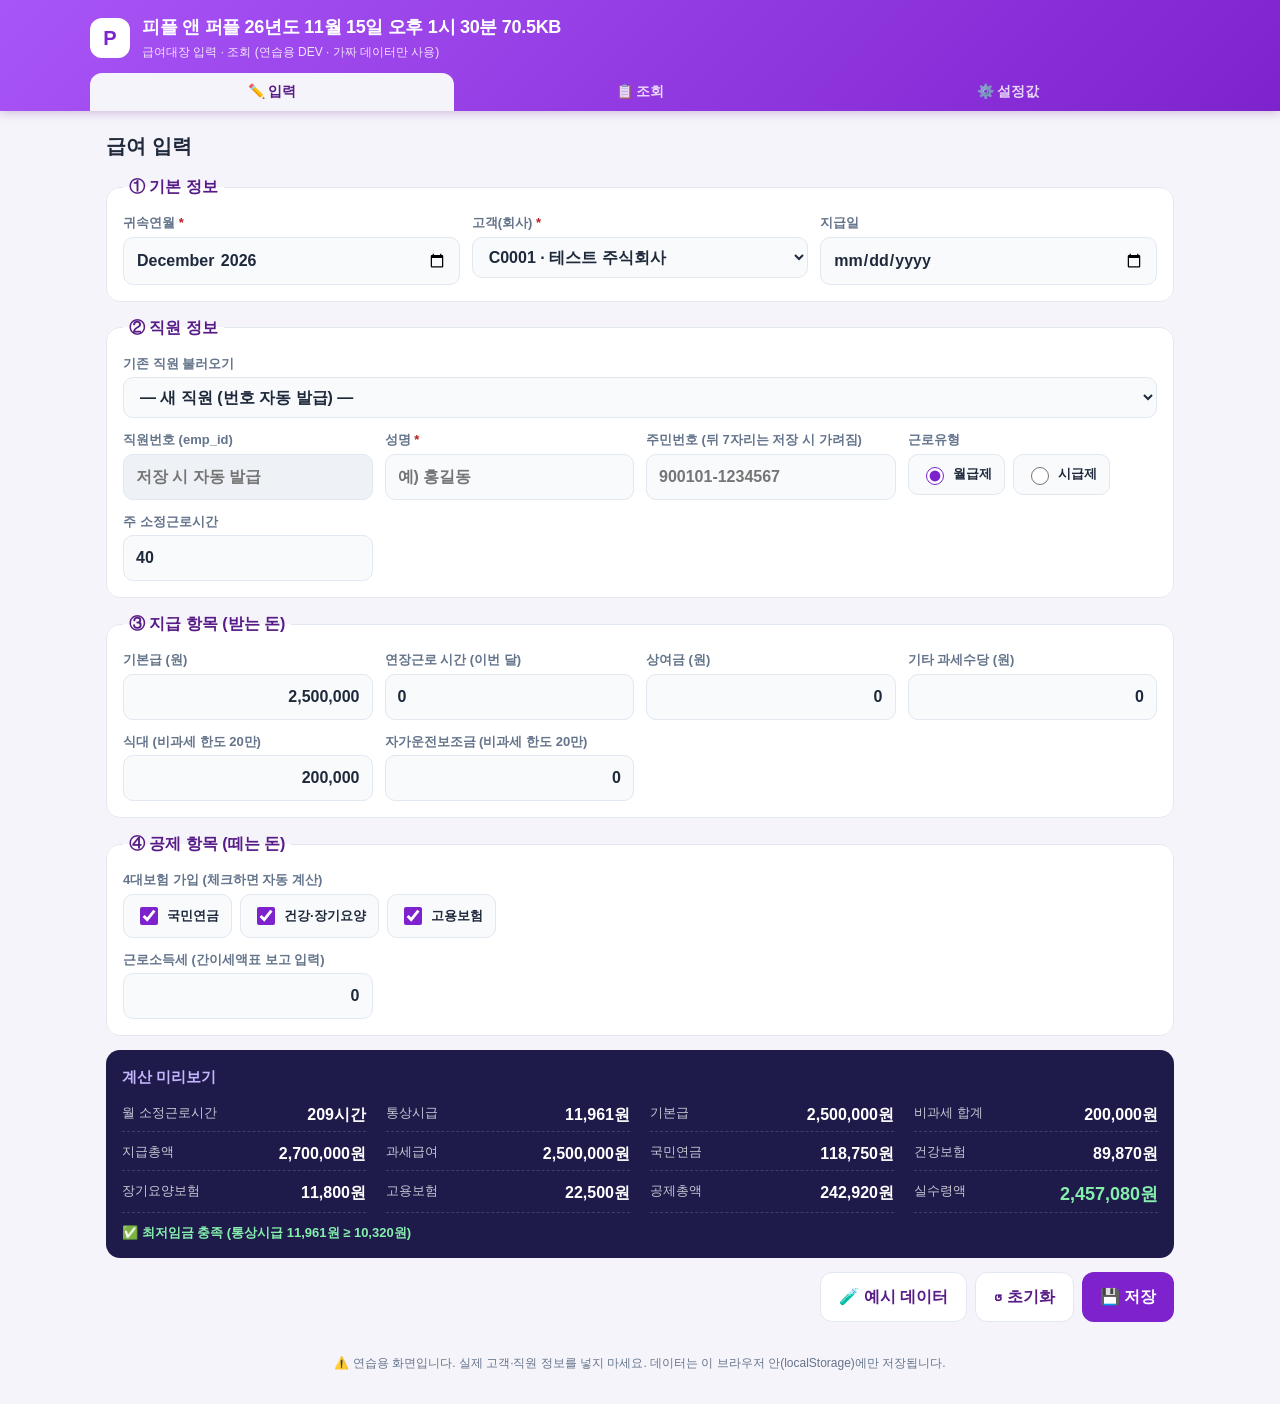
<file: index.html>
<!DOCTYPE html>
<!--
  ============================================================
  📘 이 파일(index.html)을 공부하는 방법
  ------------------------------------------------------------
  - HTML은 "화면의 뼈대"입니다. 어떤 칸, 버튼, 표가 있는지만 정합니다.
  - 색과 모양은 style.css(옷), 동작은 script.js(근육)가 맡습니다.
  - 이 파일은 [덩어리 1] ~ [덩어리 7] 로 나뉘어 있습니다.
    하루에 한두 덩어리씩만 읽어도 충분합니다.
  - 주석 읽는 법
    ** 설명 ** : 이 코드가 하는 일
    ** 이유 ** : 왜 필요한지
    ** 변경 전 코드 ** // ** 변경 후 코드 ** : 예전 코드에서 무엇이 바뀌었는지
  ============================================================
-->
<html lang="ko">

<!-- ==================== [덩어리 1 / 7] 머리(head): 화면에 안 보이는 기본 설정 ==================== -->
<head>
  <!-- ** 설명: 한글이 깨지지 않게 글자 방식을 UTF-8로 정한다 // ** 이유: 이 줄이 없으면 한글이 ��� 처럼 깨질 수 있다 ** -->
  <meta charset="UTF-8">

  <!-- ** 설명: 스마트폰 화면 폭에 맞춰 보여주라고 브라우저에게 알린다 // ** 이유: 이 줄이 없으면 폰에서 PC 화면이 작게 쪼그라들어 보인다(반응형의 출발점) ** -->
  <meta name="viewport" content="width=device-width, initial-scale=1.0">

  <!-- ** 설명: 브라우저 탭에 보이는 제목. 만든 날짜·시간·용량을 붙였다 // ** 이유: 어느 버전 파일인지 한눈에 구분하려고 ** -->
  <title>피플 앤 퍼플 26년도 11월 15일 오후 1시 30분 70.5KB</title>

  <!--
    ** 설명: 옷(style.css) 파일을 불러온다 // ** 이유: 디자인을 별도 파일로 나눠야 HTML이 짧고 읽기 쉬워진다 **
    ** 변경 전 코드 ** <script src="https://cdn.tailwindcss.com"></script> + React + Babel (인터넷에서 3개 도구를 받아옴)
    // ** 변경 후 코드 ** <link rel="stylesheet" href="style.css"> (내 파일 하나만 사용)
    → 이유: 외부 도구 없이 순수 HTML·CSS·JS만 쓰면 인터넷이 느려도 빨리 열리고, 초보자가 공부하기도 쉽다.
  -->
  <link rel="stylesheet" href="style.css">
</head>

<body>

  <!-- ==================== [덩어리 2 / 7] 머리말(header): 제목과 메뉴 탭 ==================== -->
  <!-- ** 설명: 화면 맨 위 보라색 띠. 앱 제목과 버전 정보를 보여준다 // ** 이유: 사용자가 지금 어떤 프로그램을 쓰는지 알게 하려고 ** -->
  <header class="app-header">
    <div class="brand">
      <span class="brand-logo" aria-hidden="true">P</span>
      <div>
        <!-- ** 설명: 큰 제목. script.js가 <title> 내용을 읽어 여기에도 똑같이 넣는다 // ** 이유: 제목을 한 곳(<title>)만 고치면 두 곳이 같이 바뀌게 하려고 ** -->
        <h1 id="app-title">피플 앤 퍼플</h1>
        <p class="app-sub">급여대장 입력 · 조회 (연습용 DEV · 가짜 데이터만 사용)</p>
      </div>
    </div>

    <!-- ** 설명: 화면을 바꾸는 탭 버튼 3개 // ** 이유: 한 페이지에서 입력·조회·설정을 나눠 보여주면 화면이 덜 복잡하다 ** -->
    <nav class="tabs" aria-label="메뉴">
      <!-- data-target = 이 버튼을 누르면 보여줄 구역(section)의 id -->
      <button type="button" class="tab is-active" data-target="input-section">✏️ 입력</button>
      <button type="button" class="tab" data-target="list-section">📋 조회</button>
      <button type="button" class="tab" data-target="settings-section">⚙️ 설정값</button>
    </nav>
  </header>

  <main class="container">

    <!-- ==================== [덩어리 3 / 7] 입력 화면 ① 기본정보·직원정보 ==================== -->
    <!-- ** 설명: 급여 1건을 입력하는 구역 // ** 이유: 한 달에 한 사람의 급여를 한 줄(1건)로 장부에 남기기 위해 ** -->
    <section id="input-section" class="panel is-shown">
      <h2 class="panel-title">급여 입력 <small id="edit-badge" class="badge" hidden>수정 중</small></h2>

      <!-- ** 설명: form = 입력칸 묶음 // ** 이유: 엔터키나 저장 버튼을 누를 때 한꺼번에 처리하려고 ** -->
      <form id="pay-form" novalidate>

        <!-- ** 설명: fieldset = 관련 있는 칸끼리 상자로 묶기, legend = 상자 이름 // ** 이유: 칸이 많아도 덩어리로 보이면 덜 헷갈린다 ** -->
        <fieldset class="box">
          <legend>① 기본 정보</legend>
          <div class="grid">
            <!-- ** 설명: 귀속연월(몇 년 몇 월 급여인지) // ** 이유: 같은 사람도 달마다 급여가 다르므로 '언제 것인지'가 꼭 필요 ** -->
            <label class="field">
              <span>귀속연월 <b class="req">*</b></span>
              <input type="month" id="f-month" required>
            </label>

            <!--
              ** 설명: 고객(회사)을 업체명이 아니라 번호(client_id)로 고른다 // ** 이유: CLAUDE.md 절대규칙 1번 — 업체명 오타·띄어쓰기 때문에 엉뚱한 시트로 가는 사고를 막는다 **
              ** 변경 전 코드 ** <input placeholder="소속 업체명"> (직접 타이핑) + clientMap["퍼플택스"] 로 찾기
              // ** 변경 후 코드 ** <select id="f-client"> (목록에서 고르기, 값은 C0001 같은 번호)
            -->
            <label class="field">
              <span>고객(회사) <b class="req">*</b></span>
              <select id="f-client" required></select>
            </label>

            <!-- ** 설명: 지급일 // ** 이유: 명세서와 신고 기한 계산(S3·S4 단계)에 쓰인다 ** -->
            <label class="field">
              <span>지급일</span>
              <input type="date" id="f-paydate">
            </label>
          </div>
        </fieldset>

        <fieldset class="box">
          <legend>② 직원 정보</legend>
          <div class="grid">
            <!-- ** 설명: 이미 저장된 직원을 불러오는 목록 // ** 이유: 매달 같은 사람을 다시 타이핑하지 않으려고. 직원은 emp_id(E000001)로 구분한다 ** -->
            <label class="field field-wide">
              <span>기존 직원 불러오기</span>
              <select id="f-emp-pick">
                <option value="">— 새 직원 (번호 자동 발급) —</option>
              </select>
            </label>

            <!-- ** 설명: 직원번호. 직접 쓰지 않고 자동으로 채워진다(readonly = 읽기 전용) // ** 이유: 사람이 번호를 매기면 중복이 생기기 쉽다 ** -->
            <label class="field">
              <span>직원번호 (emp_id)</span>
              <input type="text" id="f-empid" readonly placeholder="저장 시 자동 발급">
            </label>

            <label class="field">
              <span>성명 <b class="req">*</b></span>
              <input type="text" id="f-name" placeholder="예) 홍길동" maxlength="20" required>
            </label>

            <!--
              ** 설명: 주민번호 입력칸 // ** 이유: 4대보험 신고에 필요. 단, 저장할 때는 뒤 7자리를 *******로 가린다(절대규칙 4번) **
              ** 변경 전 코드 ** 주민번호 원본을 그대로 시트·메일에 기록
              // ** 변경 후 코드 ** 앞 6자리 + "-*******" 만 저장 (원본은 나중에 GAS의 '민감정보' 탭에만 둔다)
            -->
            <label class="field">
              <span>주민번호 (뒤 7자리는 저장 시 가려짐)</span>
              <input type="text" id="f-rrn" placeholder="900101-1234567" maxlength="14" inputmode="numeric" autocomplete="off">
            </label>

            <!-- ** 설명: 월급제/시급제 선택 (radio = 여러 개 중 하나만 고르는 동그라미) // ** 이유: 기본급 계산 방법이 다르다 ** -->
            <div class="field">
              <span>근로유형</span>
              <div class="seg">
                <label><input type="radio" name="worktype" value="월급제" checked> 월급제</label>
                <label><input type="radio" name="worktype" value="시급제"> 시급제</label>
              </div>
            </div>

            <!-- ** 설명: 주 소정근로시간(1주에 일하기로 약속한 시간) // ** 이유: 한 달 근로시간(예: 209시간)과 통상시급을 계산하는 기준 ** -->
            <label class="field">
              <span>주 소정근로시간</span>
              <input type="number" id="f-weekhours" min="1" max="40" value="40">
            </label>
          </div>
        </fieldset>

        <!-- ==================== [덩어리 4 / 7] 입력 화면 ② 지급·공제 항목 ==================== -->
        <fieldset class="box">
          <legend>③ 지급 항목 (받는 돈)</legend>
          <div class="grid">
            <!-- ** 설명: 월급제일 때 보이는 기본급 칸 // ** 이유: 월급제는 기본급을 직접 정한다 ** -->
            <!-- class="money" = script.js가 이 칸들에 자동으로 콤마(,)를 붙여준다 -->
            <label class="field only-monthly">
              <span>기본급 (원)</span>
              <input type="text" id="f-base" class="money" inputmode="numeric" value="2,500,000">
            </label>

            <!-- ** 설명: 시급제일 때 보이는 시급 칸 // ** 이유: 시급제는 '시급 × 한 달 시간'으로 기본급이 자동 계산된다 ** -->
            <label class="field only-hourly" hidden>
              <span>시급 (원)</span>
              <input type="text" id="f-hourly" class="money" inputmode="numeric" value="10,320">
            </label>

            <label class="field">
              <span>연장근로 시간 (이번 달)</span>
              <input type="number" id="f-othours" min="0" step="0.5" value="0">
            </label>

            <label class="field">
              <span>상여금 (원)</span>
              <input type="text" id="f-bonus" class="money" inputmode="numeric" value="0">
            </label>

            <label class="field">
              <span>기타 과세수당 (원)</span>
              <input type="text" id="f-etc" class="money" inputmode="numeric" value="0">
            </label>

            <!-- ** 설명: 식대·자가운전보조금(비과세) // ** 이유: 월 20만원까지는 세금·4대보험을 매기지 않는 돈이라 따로 받아야 한다 ** -->
            <label class="field">
              <span>식대 (비과세 한도 20만)</span>
              <input type="text" id="f-meal" class="money" inputmode="numeric" value="200,000">
            </label>

            <label class="field">
              <span>자가운전보조금 (비과세 한도 20만)</span>
              <input type="text" id="f-car" class="money" inputmode="numeric" value="0">
            </label>
          </div>
        </fieldset>

        <fieldset class="box">
          <legend>④ 공제 항목 (떼는 돈)</legend>
          <div class="grid">
            <!-- ** 설명: 4대보험 가입 여부 체크 // ** 이유: 만 60세 이상(국민연금 제외)·초단시간 근로자 등은 일부 보험에 가입하지 않는다 ** -->
            <div class="field field-wide">
              <span>4대보험 가입 (체크하면 자동 계산)</span>
              <div class="checks">
                <label><input type="checkbox" id="f-ins-np" checked> 국민연금</label>
                <label><input type="checkbox" id="f-ins-hi" checked> 건강·장기요양</label>
                <label><input type="checkbox" id="f-ins-ei" checked> 고용보험</label>
              </div>
            </div>

            <!-- ** 설명: 근로소득세 직접 입력 // ** 이유: 간이세액표는 부양가족 수 등에 따라 달라 공식 하나로 정확히 못 구한다. 홈택스 '근로소득 간이세액표'에서 찾아 넣는다 ** -->
            <label class="field">
              <span>근로소득세 (간이세액표 보고 입력)</span>
              <input type="text" id="f-tax" class="money" inputmode="numeric" value="0">
            </label>
          </div>
        </fieldset>

        <!-- ** 설명: 계산 결과 미리보기 상자. 칸을 바꿀 때마다 script.js가 숫자를 채운다 // ** 이유: 저장 전에 눈으로 확인해야 실수를 줄인다(사람이 최종 확인) ** -->
        <!-- aria-live="polite" = 화면읽기 프로그램이 바뀐 숫자를 읽어주게 하는 표시 -->
        <div class="preview" aria-live="polite">
          <h3>계산 미리보기</h3>
          <dl id="preview-list" class="preview-list"></dl>
          <p id="wage-check" class="wage-check"></p>
        </div>

        <!-- ** 설명: 아래쪽 버튼 줄 // ** 이유: 저장·초기화·예시 넣기를 한 곳에 모아 찾기 쉽게 ** -->
        <div class="actions">
          <button type="button" id="btn-sample" class="btn btn-ghost">🧪 예시 데이터</button>
          <button type="button" id="btn-reset" class="btn btn-ghost">↺ 초기화</button>
          <button type="submit" id="btn-save" class="btn btn-primary">💾 저장</button>
        </div>
      </form>
    </section>

    <!-- ==================== [덩어리 5 / 7] 조회 화면: 검색칸 + 합계 + 표 ==================== -->
    <section id="list-section" class="panel">
      <h2 class="panel-title">급여대장 조회</h2>

      <!-- ** 설명: 검색 조건 칸들 // ** 이유: 데이터가 많아지면 원하는 달·고객·직원만 골라 봐야 한다. 이름 대신 번호로 찾는다(절대규칙 1번) ** -->
      <div class="filters">
        <label class="field">
          <span>귀속연월</span>
          <input type="month" id="q-month">
        </label>
        <label class="field">
          <span>고객</span>
          <select id="q-client"></select>
        </label>
        <label class="field">
          <span>직원번호 검색</span>
          <input type="search" id="q-empid" placeholder="예) E000001">
        </label>
        <button type="button" id="btn-csv" class="btn btn-ghost">⬇️ 엑셀(CSV) 받기</button>
      </div>

      <!-- ** 설명: 합계 카드 3개 // ** 이유: 표를 다 읽지 않아도 이번 달 총액을 바로 알 수 있게 ** -->
      <div class="summary">
        <div class="stat"><span>인원</span><strong id="sum-count">0명</strong></div>
        <div class="stat"><span>지급총액 합계</span><strong id="sum-gross">0원</strong></div>
        <div class="stat"><span>실수령액 합계</span><strong id="sum-net">0원</strong></div>
      </div>

      <!-- ** 설명: 급여대장 표. 내용(tbody)은 script.js가 채운다 // ** 이유: 장부처럼 한 줄에 한 사람씩 보기 위해. 폰에서는 CSS가 표를 카드 모양으로 바꾼다 ** -->
      <div class="table-wrap">
        <table class="ledger">
          <thead>
            <tr>
              <th>귀속연월</th>
              <th>직원번호</th>
              <th>성명</th>
              <th>주민번호</th>
              <th class="num">지급총액</th>
              <th class="num">비과세</th>
              <th class="num">공제총액</th>
              <th class="num">실수령액</th>
              <th>최저임금</th>
              <th>관리</th>
            </tr>
          </thead>
          <tbody id="ledger-body"></tbody>
        </table>
        <!-- ** 설명: 데이터가 하나도 없을 때 보여주는 안내 // ** 이유: 빈 표만 보이면 고장난 것처럼 느껴진다 ** -->
        <p id="empty-msg" class="empty">아직 저장된 급여가 없습니다. ✏️ 입력 탭에서 먼저 저장해 보세요.</p>
      </div>
    </section>

    <!-- ==================== [덩어리 6 / 7] 설정값 화면 ==================== -->
    <!--
      ** 설명: 계산에 쓰는 숫자(최저임금, 보험요율 등)를 보여주는 구역 // ** 이유: CLAUDE.md 절대규칙 3번 — 바뀌는 숫자는 코드 속이 아니라 '설정'에 모아 둔다 **
      ** 변경 전 코드 ** const MIN_WAGE = 10320; (화면 코드 안에 못 박음 = 하드코딩)
      // ** 변경 후 코드 ** SETTINGS 묶음 하나에서 읽고, 이 표에 자동으로 보여줌 (나중에 GAS '설정' 탭으로 옮김)
    -->
    <section id="settings-section" class="panel">
      <h2 class="panel-title">설정값 (2026년 기준)</h2>
      <p class="hint">아래 값은 script.js 맨 위 <code>SETTINGS</code>에서 읽어 옵니다. 법이 바뀌면 그곳 숫자만 고치면 됩니다. 실제 신고 전에는 공단 고시를 꼭 다시 확인하세요.</p>
      <div class="table-wrap">
        <table class="ledger settings-table">
          <thead><tr><th>항목</th><th>값</th><th>설명</th></tr></thead>
          <tbody id="settings-body"></tbody>
        </table>
      </div>
      <!-- ** 설명: 연습 데이터를 모두 지우는 버튼 // ** 이유: 테스트를 처음부터 다시 하고 싶을 때 ** -->
      <div class="actions">
        <button type="button" id="btn-clear-all" class="btn btn-danger">🗑 연습 데이터 전체 삭제</button>
      </div>
    </section>
  </main>

  <!-- ==================== [덩어리 7 / 7] 상세보기 창 + 알림 + 스크립트 연결 ==================== -->
  <!-- ** 설명: dialog = 화면 위에 뜨는 작은 창(팝업). 급여 1건의 모든 항목을 보여준다 // ** 이유: 표에는 다 못 넣는 세부 공제 내역을 확인하려고 ** -->
  <dialog id="detail-dialog" class="dialog">
    <h3 id="detail-title">급여 상세</h3>
    <dl id="detail-list" class="preview-list"></dl>
    <div class="actions">
      <button type="button" id="btn-close-detail" class="btn btn-primary">닫기</button>
    </div>
  </dialog>

  <!-- ** 설명: 화면 아래에 잠깐 떴다 사라지는 알림(토스트) // ** 이유: alert() 창은 매번 눌러 닫아야 해서 번거롭다 ** -->
  <div id="toast" class="toast" role="status" hidden></div>

  <footer class="app-footer">
    ⚠️ 연습용 화면입니다. 실제 고객·직원 정보를 넣지 마세요. 데이터는 이 브라우저 안(localStorage)에만 저장됩니다.
  </footer>

  <!-- ** 설명: 동작 담당 파일(script.js)을 불러온다. body 맨 끝에 둔다 // ** 이유: 화면 뼈대가 다 만들어진 다음에 실행돼야 칸을 찾을 수 있다 ** -->
  <script src="script.js"></script>
</body>
</html>
</file>
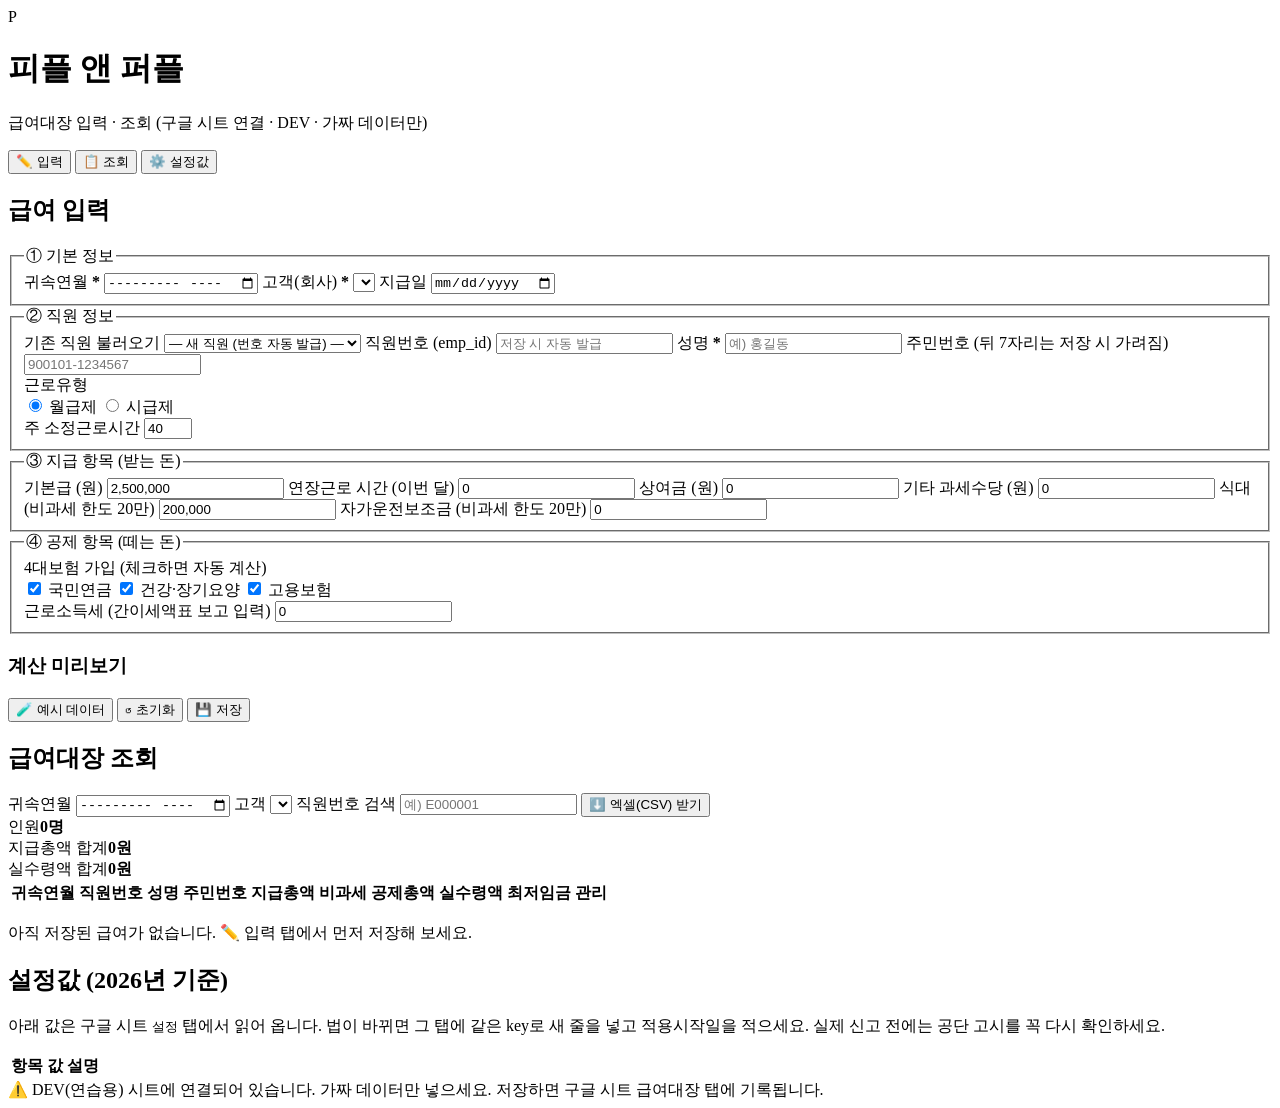
<file: admin/index.html>
<!DOCTYPE html>
<!--
  ============================================================
  📘 admin/index.html (구글 시트 연결판) — 원본은 저장소 맨 위 index.html
  ------------------------------------------------------------
  바뀐 곳: <title>, 파일 불러오는 방법(include_), 안내 문구, 전체 삭제 버튼 제거
  ------------------------------------------------------------
  📘 이 파일을 공부하는 방법
  ------------------------------------------------------------
  - HTML은 "화면의 뼈대"입니다. 어떤 칸, 버튼, 표가 있는지만 정합니다.
  - 색과 모양은 style.css(옷), 동작은 script.js(근육)가 맡습니다.
  - 이 파일은 [덩어리 1] ~ [덩어리 7] 로 나뉘어 있습니다.
    하루에 한두 덩어리씩만 읽어도 충분합니다.
  - 주석 읽는 법
    ** 설명 ** : 이 코드가 하는 일
    ** 이유 ** : 왜 필요한지
    ** 변경 전 코드 ** // ** 변경 후 코드 ** : 예전 코드에서 무엇이 바뀌었는지
  ============================================================
-->
<html lang="ko">

<!-- ==================== [덩어리 1 / 7] 머리(head): 화면에 안 보이는 기본 설정 ==================== -->
<head>
  <!-- ** 설명: 한글이 깨지지 않게 글자 방식을 UTF-8로 정한다 // ** 이유: 이 줄이 없으면 한글이 ��� 처럼 깨질 수 있다 ** -->
  <meta charset="UTF-8">

  <!-- ** 설명: 스마트폰 화면 폭에 맞춰 보여주라고 브라우저에게 알린다 // ** 이유: 이 줄이 없으면 폰에서 PC 화면이 작게 쪼그라들어 보인다(반응형의 출발점) ** -->
  <meta name="viewport" content="width=device-width, initial-scale=1.0">

  <!-- ** 설명: 브라우저 탭에 보이는 제목. 만든 날짜·시간·용량을 붙였다 // ** 이유: 어느 버전 파일인지 한눈에 구분하려고 **
       ** 변경 전 코드 ** <title>피플 앤 퍼플 26년도 …</title>  (글자를 직접 적음)
       // ** 변경 후 코드 ** 아래 title 태그 안의 "물음표 꺾쇠" 표시 = 서버가 Code.gs의 APP_TITLE 값을 끼워 넣는 자리 (주석 안에 그 표시를 쓰면 서버가 실행해 버려서 글로 풀어 씀) -->
  <!-- ** 설명: 링크를 누르면 바깥 창에서 열기 // ** 이유: Apps Script 화면은 액자(iframe) 안에 있어서, 이게 없으면 링크가 액자 안에서 열린다 ** -->
  <base target="_top">
  <title><?= APP_TITLE ?></title>

  <!--
    ** 설명: 옷(style.css) 파일을 불러온다 // ** 이유: 디자인을 별도 파일로 나눠야 HTML이 짧고 읽기 쉬워진다 **
    ** 변경 전 코드 ** <script src="https://cdn.tailwindcss.com"></script> + React + Babel (인터넷에서 3개 도구를 받아옴)
    // ** 변경 후 코드 ** style.css 파일 하나만 사용
    ** 변경 전 코드 ** <link rel="stylesheet" href="style.css">  (GitHub Pages판)
    // ** 변경 후 코드 ** include_('_css')  (Apps Script는 파일 주소로 못 불러와서, 서버가 _css 파일 내용을 이 자리에 그대로 붙여 넣는다)
    → 이유: 외부 도구 없이 순수 HTML·CSS·JS만 쓰면 인터넷이 느려도 빨리 열리고, 초보자가 공부하기도 쉽다.
  -->
  <?!= include_('_css'); ?>
</head>

<body>

  <!-- ==================== [덩어리 2 / 7] 머리말(header): 제목과 메뉴 탭 ==================== -->
  <!-- ** 설명: 화면 맨 위 보라색 띠. 앱 제목과 버전 정보를 보여준다 // ** 이유: 사용자가 지금 어떤 프로그램을 쓰는지 알게 하려고 ** -->
  <header class="app-header">
    <div class="brand">
      <span class="brand-logo" aria-hidden="true">P</span>
      <div>
        <!-- ** 설명: 큰 제목. script.js가 <title> 내용을 읽어 여기에도 똑같이 넣는다 // ** 이유: 제목을 한 곳(<title>)만 고치면 두 곳이 같이 바뀌게 하려고 ** -->
        <h1 id="app-title">피플 앤 퍼플</h1>
        <p class="app-sub">급여대장 입력 · 조회 (구글 시트 연결 · DEV · 가짜 데이터만)</p>
      </div>
    </div>

    <!-- ** 설명: 화면을 바꾸는 탭 버튼 3개 // ** 이유: 한 페이지에서 입력·조회·설정을 나눠 보여주면 화면이 덜 복잡하다 ** -->
    <nav class="tabs" aria-label="메뉴">
      <!-- data-target = 이 버튼을 누르면 보여줄 구역(section)의 id -->
      <button type="button" class="tab is-active" data-target="input-section">✏️ 입력</button>
      <button type="button" class="tab" data-target="list-section">📋 조회</button>
      <button type="button" class="tab" data-target="settings-section">⚙️ 설정값</button>
    </nav>
  </header>

  <main class="container">

    <!-- ==================== [덩어리 3 / 7] 입력 화면 ① 기본정보·직원정보 ==================== -->
    <!-- ** 설명: 급여 1건을 입력하는 구역 // ** 이유: 한 달에 한 사람의 급여를 한 줄(1건)로 장부에 남기기 위해 ** -->
    <section id="input-section" class="panel is-shown">
      <h2 class="panel-title">급여 입력 <small id="edit-badge" class="badge" hidden>수정 중</small></h2>

      <!-- ** 설명: form = 입력칸 묶음 // ** 이유: 엔터키나 저장 버튼을 누를 때 한꺼번에 처리하려고 ** -->
      <form id="pay-form" novalidate>

        <!-- ** 설명: fieldset = 관련 있는 칸끼리 상자로 묶기, legend = 상자 이름 // ** 이유: 칸이 많아도 덩어리로 보이면 덜 헷갈린다 ** -->
        <fieldset class="box">
          <legend>① 기본 정보</legend>
          <div class="grid">
            <!-- ** 설명: 귀속연월(몇 년 몇 월 급여인지) // ** 이유: 같은 사람도 달마다 급여가 다르므로 '언제 것인지'가 꼭 필요 ** -->
            <label class="field">
              <span>귀속연월 <b class="req">*</b></span>
              <input type="month" id="f-month" required>
            </label>

            <!--
              ** 설명: 고객(회사)을 업체명이 아니라 번호(client_id)로 고른다 // ** 이유: CLAUDE.md 절대규칙 1번 — 업체명 오타·띄어쓰기 때문에 엉뚱한 시트로 가는 사고를 막는다 **
              ** 변경 전 코드 ** <input placeholder="소속 업체명"> (직접 타이핑) + clientMap["퍼플택스"] 로 찾기
              // ** 변경 후 코드 ** <select id="f-client"> (목록에서 고르기, 값은 C0001 같은 번호)
            -->
            <label class="field">
              <span>고객(회사) <b class="req">*</b></span>
              <select id="f-client" required></select>
            </label>

            <!-- ** 설명: 지급일 // ** 이유: 명세서와 신고 기한 계산(S3·S4 단계)에 쓰인다 ** -->
            <label class="field">
              <span>지급일</span>
              <input type="date" id="f-paydate">
            </label>
          </div>
        </fieldset>

        <fieldset class="box">
          <legend>② 직원 정보</legend>
          <div class="grid">
            <!-- ** 설명: 이미 저장된 직원을 불러오는 목록 // ** 이유: 매달 같은 사람을 다시 타이핑하지 않으려고. 직원은 emp_id(E000001)로 구분한다 ** -->
            <label class="field field-wide">
              <span>기존 직원 불러오기</span>
              <select id="f-emp-pick">
                <option value="">— 새 직원 (번호 자동 발급) —</option>
              </select>
            </label>

            <!-- ** 설명: 직원번호. 직접 쓰지 않고 자동으로 채워진다(readonly = 읽기 전용) // ** 이유: 사람이 번호를 매기면 중복이 생기기 쉽다 ** -->
            <label class="field">
              <span>직원번호 (emp_id)</span>
              <input type="text" id="f-empid" readonly placeholder="저장 시 자동 발급">
            </label>

            <label class="field">
              <span>성명 <b class="req">*</b></span>
              <input type="text" id="f-name" placeholder="예) 홍길동" maxlength="20" required>
            </label>

            <!--
              ** 설명: 주민번호 입력칸 // ** 이유: 4대보험 신고에 필요. 단, 저장할 때는 뒤 7자리를 *******로 가린다(절대규칙 4번) **
              ** 변경 전 코드 ** 주민번호 원본을 그대로 시트·메일에 기록
              // ** 변경 후 코드 ** 앞 6자리 + "-*******" 만 저장 (원본은 나중에 GAS의 '민감정보' 탭에만 둔다)
            -->
            <label class="field">
              <span>주민번호 (뒤 7자리는 저장 시 가려짐)</span>
              <input type="text" id="f-rrn" placeholder="900101-1234567" maxlength="14" inputmode="numeric" autocomplete="off">
            </label>

            <!-- ** 설명: 월급제/시급제 선택 (radio = 여러 개 중 하나만 고르는 동그라미) // ** 이유: 기본급 계산 방법이 다르다 ** -->
            <div class="field">
              <span>근로유형</span>
              <div class="seg">
                <label><input type="radio" name="worktype" value="월급제" checked> 월급제</label>
                <label><input type="radio" name="worktype" value="시급제"> 시급제</label>
              </div>
            </div>

            <!-- ** 설명: 주 소정근로시간(1주에 일하기로 약속한 시간) // ** 이유: 한 달 근로시간(예: 209시간)과 통상시급을 계산하는 기준 ** -->
            <label class="field">
              <span>주 소정근로시간</span>
              <input type="number" id="f-weekhours" min="1" max="40" value="40">
            </label>
          </div>
        </fieldset>

        <!-- ==================== [덩어리 4 / 7] 입력 화면 ② 지급·공제 항목 ==================== -->
        <fieldset class="box">
          <legend>③ 지급 항목 (받는 돈)</legend>
          <div class="grid">
            <!-- ** 설명: 월급제일 때 보이는 기본급 칸 // ** 이유: 월급제는 기본급을 직접 정한다 ** -->
            <!-- class="money" = script.js가 이 칸들에 자동으로 콤마(,)를 붙여준다 -->
            <label class="field only-monthly">
              <span>기본급 (원)</span>
              <input type="text" id="f-base" class="money" inputmode="numeric" value="2,500,000">
            </label>

            <!-- ** 설명: 시급제일 때 보이는 시급 칸 // ** 이유: 시급제는 '시급 × 한 달 시간'으로 기본급이 자동 계산된다 ** -->
            <label class="field only-hourly" hidden>
              <span>시급 (원)</span>
              <input type="text" id="f-hourly" class="money" inputmode="numeric" value="10,320">
            </label>

            <label class="field">
              <span>연장근로 시간 (이번 달)</span>
              <input type="number" id="f-othours" min="0" step="0.5" value="0">
            </label>

            <label class="field">
              <span>상여금 (원)</span>
              <input type="text" id="f-bonus" class="money" inputmode="numeric" value="0">
            </label>

            <label class="field">
              <span>기타 과세수당 (원)</span>
              <input type="text" id="f-etc" class="money" inputmode="numeric" value="0">
            </label>

            <!-- ** 설명: 식대·자가운전보조금(비과세) // ** 이유: 월 20만원까지는 세금·4대보험을 매기지 않는 돈이라 따로 받아야 한다 ** -->
            <label class="field">
              <span>식대 (비과세 한도 20만)</span>
              <input type="text" id="f-meal" class="money" inputmode="numeric" value="200,000">
            </label>

            <label class="field">
              <span>자가운전보조금 (비과세 한도 20만)</span>
              <input type="text" id="f-car" class="money" inputmode="numeric" value="0">
            </label>
          </div>
        </fieldset>

        <fieldset class="box">
          <legend>④ 공제 항목 (떼는 돈)</legend>
          <div class="grid">
            <!-- ** 설명: 4대보험 가입 여부 체크 // ** 이유: 만 60세 이상(국민연금 제외)·초단시간 근로자 등은 일부 보험에 가입하지 않는다 ** -->
            <div class="field field-wide">
              <span>4대보험 가입 (체크하면 자동 계산)</span>
              <div class="checks">
                <label><input type="checkbox" id="f-ins-np" checked> 국민연금</label>
                <label><input type="checkbox" id="f-ins-hi" checked> 건강·장기요양</label>
                <label><input type="checkbox" id="f-ins-ei" checked> 고용보험</label>
              </div>
            </div>

            <!-- ** 설명: 근로소득세 직접 입력 // ** 이유: 간이세액표는 부양가족 수 등에 따라 달라 공식 하나로 정확히 못 구한다. 홈택스 '근로소득 간이세액표'에서 찾아 넣는다 ** -->
            <label class="field">
              <span>근로소득세 (간이세액표 보고 입력)</span>
              <input type="text" id="f-tax" class="money" inputmode="numeric" value="0">
            </label>
          </div>
        </fieldset>

        <!-- ** 설명: 계산 결과 미리보기 상자. 칸을 바꿀 때마다 script.js가 숫자를 채운다 // ** 이유: 저장 전에 눈으로 확인해야 실수를 줄인다(사람이 최종 확인) ** -->
        <!-- aria-live="polite" = 화면읽기 프로그램이 바뀐 숫자를 읽어주게 하는 표시 -->
        <div class="preview" aria-live="polite">
          <h3>계산 미리보기</h3>
          <dl id="preview-list" class="preview-list"></dl>
          <p id="wage-check" class="wage-check"></p>
        </div>

        <!-- ** 설명: 아래쪽 버튼 줄 // ** 이유: 저장·초기화·예시 넣기를 한 곳에 모아 찾기 쉽게 ** -->
        <div class="actions">
          <button type="button" id="btn-sample" class="btn btn-ghost">🧪 예시 데이터</button>
          <button type="button" id="btn-reset" class="btn btn-ghost">↺ 초기화</button>
          <button type="submit" id="btn-save" class="btn btn-primary">💾 저장</button>
        </div>
      </form>
    </section>

    <!-- ==================== [덩어리 5 / 7] 조회 화면: 검색칸 + 합계 + 표 ==================== -->
    <section id="list-section" class="panel">
      <h2 class="panel-title">급여대장 조회</h2>

      <!-- ** 설명: 검색 조건 칸들 // ** 이유: 데이터가 많아지면 원하는 달·고객·직원만 골라 봐야 한다. 이름 대신 번호로 찾는다(절대규칙 1번) ** -->
      <div class="filters">
        <label class="field">
          <span>귀속연월</span>
          <input type="month" id="q-month">
        </label>
        <label class="field">
          <span>고객</span>
          <select id="q-client"></select>
        </label>
        <label class="field">
          <span>직원번호 검색</span>
          <input type="search" id="q-empid" placeholder="예) E000001">
        </label>
        <button type="button" id="btn-csv" class="btn btn-ghost">⬇️ 엑셀(CSV) 받기</button>
      </div>

      <!-- ** 설명: 합계 카드 3개 // ** 이유: 표를 다 읽지 않아도 이번 달 총액을 바로 알 수 있게 ** -->
      <div class="summary">
        <div class="stat"><span>인원</span><strong id="sum-count">0명</strong></div>
        <div class="stat"><span>지급총액 합계</span><strong id="sum-gross">0원</strong></div>
        <div class="stat"><span>실수령액 합계</span><strong id="sum-net">0원</strong></div>
      </div>

      <!-- ** 설명: 급여대장 표. 내용(tbody)은 script.js가 채운다 // ** 이유: 장부처럼 한 줄에 한 사람씩 보기 위해. 폰에서는 CSS가 표를 카드 모양으로 바꾼다 ** -->
      <div class="table-wrap">
        <table class="ledger">
          <thead>
            <tr>
              <th>귀속연월</th>
              <th>직원번호</th>
              <th>성명</th>
              <th>주민번호</th>
              <th class="num">지급총액</th>
              <th class="num">비과세</th>
              <th class="num">공제총액</th>
              <th class="num">실수령액</th>
              <th>최저임금</th>
              <th>관리</th>
            </tr>
          </thead>
          <tbody id="ledger-body"></tbody>
        </table>
        <!-- ** 설명: 데이터가 하나도 없을 때 보여주는 안내 // ** 이유: 빈 표만 보이면 고장난 것처럼 느껴진다 ** -->
        <p id="empty-msg" class="empty">아직 저장된 급여가 없습니다. ✏️ 입력 탭에서 먼저 저장해 보세요.</p>
      </div>
    </section>

    <!-- ==================== [덩어리 6 / 7] 설정값 화면 ==================== -->
    <!--
      ** 설명: 계산에 쓰는 숫자(최저임금, 보험요율 등)를 보여주는 구역 // ** 이유: CLAUDE.md 절대규칙 3번 — 바뀌는 숫자는 코드 속이 아니라 '설정'에 모아 둔다 **
      ** 변경 전 코드 ** const MIN_WAGE = 10320; (화면 코드 안에 못 박음 = 하드코딩)
      // ** 변경 후 코드 ** SETTINGS 묶음 하나에서 읽고, 이 표에 자동으로 보여줌 (나중에 GAS '설정' 탭으로 옮김)
    -->
    <section id="settings-section" class="panel">
      <h2 class="panel-title">설정값 (2026년 기준)</h2>
      <!-- ** 변경 전 코드 ** script.js 맨 위 SETTINGS에서 읽음 // ** 변경 후 코드 ** 시트 '설정' 탭에서 읽음 -->
      <p class="hint">아래 값은 구글 시트 <code>설정</code> 탭에서 읽어 옵니다. 법이 바뀌면 그 탭에 같은 key로 새 줄을 넣고 적용시작일을 적으세요. 실제 신고 전에는 공단 고시를 꼭 다시 확인하세요.</p>
      <div class="table-wrap">
        <table class="ledger settings-table">
          <thead><tr><th>항목</th><th>값</th><th>설명</th></tr></thead>
          <tbody id="settings-body"></tbody>
        </table>
      </div>
      <!-- ** 변경 전 코드 ** '🗑 연습 데이터 전체 삭제' 버튼
           // ** 변경 후 코드 ** (삭제) — 진짜 시트를 한 번에 지우는 버튼은 사고 위험이 커서 두지 않는다 -->
    </section>
  </main>

  <!-- ==================== [덩어리 7 / 7] 상세보기 창 + 알림 + 스크립트 연결 ==================== -->
  <!-- ** 설명: dialog = 화면 위에 뜨는 작은 창(팝업). 급여 1건의 모든 항목을 보여준다 // ** 이유: 표에는 다 못 넣는 세부 공제 내역을 확인하려고 ** -->
  <dialog id="detail-dialog" class="dialog">
    <h3 id="detail-title">급여 상세</h3>
    <dl id="detail-list" class="preview-list"></dl>
    <div class="actions">
      <button type="button" id="btn-close-detail" class="btn btn-primary">닫기</button>
    </div>
  </dialog>

  <!-- ** 설명: 화면 아래에 잠깐 떴다 사라지는 알림(토스트) // ** 이유: alert() 창은 매번 눌러 닫아야 해서 번거롭다 ** -->
  <div id="toast" class="toast" role="status" hidden></div>

  <footer class="app-footer">
    ⚠️ DEV(연습용) 시트에 연결되어 있습니다. 가짜 데이터만 넣으세요. 저장하면 구글 시트 급여대장 탭에 기록됩니다.
  </footer>

  <!-- ** 변경 전 코드 ** script.js 파일을 주소로 불러옴 // ** 변경 후 코드 ** include_('_js') (서버가 _js 파일 내용을 붙여 넣음) -->
  <!-- ** 설명: 동작 담당 파일(_js)을 불러온다. body 맨 끝에 둔다 // ** 이유: 화면 뼈대가 다 만들어진 다음에 실행돼야 칸을 찾을 수 있다 ** -->
  <?!= include_('_js'); ?>
</body>
</html>
</file>
<file: style.css>
/*
  ============================================================
  🎨 style.css — 화면의 "옷"
  ------------------------------------------------------------
  - CSS는 색, 크기, 배치(어디에 놓을지)를 정합니다.
  - [덩어리 1] ~ [덩어리 7] 순서로 읽으면 됩니다.
  - 읽는 법:  선택자 { 속성: 값; }
      예) .btn { color: white; }  →  class="btn"인 것의 글자색을 흰색으로
  - 주석 형식
    ** 설명 ** // ** 이유 **
    ** 변경 전 코드 ** // ** 변경 후 코드 **
  ============================================================
*/

/* ==================== [덩어리 1 / 7] 색상표(변수)와 기본 바탕 ==================== */

/* ** 설명: 자주 쓰는 색을 이름표(변수)로 저장한다. --이름 형태 // ** 이유: 보라색을 바꾸고 싶을 때 여기 한 줄만 고치면 전체가 바뀐다 **
   ** 변경 전 코드 ** :root { --primary-color: #6200ee; ... } (예전 대시보드)
   // ** 변경 후 코드 ** --purple: #7e22ce; (신규입사자 양식의 보라색으로 통일) */
:root {
  --purple: #7e22ce;        /* 대표 보라색 */
  --purple-light: #f3e8ff;  /* 연한 보라 (배경용) */
  --purple-dark: #581c87;   /* 진한 보라 (글자 강조) */
  --ink: #1e293b;           /* 기본 글자색 (거의 검정) */
  --muted: #64748b;         /* 흐린 글자 (설명문) */
  --line: #e2e8f0;          /* 테두리 선 */
  --bg: #f6f4fb;            /* 전체 바탕 */
  --card: #ffffff;          /* 카드 바탕 */
  --ok: #15803d;            /* 정상 (초록) */
  --warn: #b91c1c;          /* 경고 (빨강) */
  --radius: 14px;           /* 모서리 둥글기 */
}

/* ** 설명: 모든 요소의 크기 계산 방식을 '테두리 포함'으로 맞춘다 // ** 이유: 이걸 안 하면 width:100% 칸에 여백이 더해져 화면 밖으로 삐져나간다 ** */
* { box-sizing: border-box; }

/* ** 설명: 페이지 전체의 글꼴·바탕색·여백 // ** 이유: 기본값을 한 번 정해 두면 각 칸마다 다시 쓸 필요가 없다 ** */
body {
  margin: 0;
  font-family: 'Apple SD Gothic Neo', 'Malgun Gothic', 'Noto Sans KR', sans-serif;
  background: var(--bg);
  color: var(--ink);
  line-height: 1.5;
  -webkit-text-size-adjust: 100%; /* 아이폰이 글자를 멋대로 키우지 않게 */
}

/* ** 설명: 숨김 표시(hidden)가 붙은 것은 확실히 안 보이게 // ** 이유: display를 따로 지정한 요소는 hidden이 무시될 때가 있어서 ** */
[hidden] { display: none !important; }

/* ==================== [덩어리 2 / 7] 머리말(헤더)과 탭 메뉴 ==================== */

/* ** 설명: 맨 위 보라색 띠. sticky = 스크롤해도 위에 붙어 있음 // ** 이유: 어디까지 내려가도 탭을 바로 누를 수 있게 ** */
.app-header {
  position: sticky;
  top: 0;
  z-index: 10;               /* 다른 것보다 위에 겹쳐 보이게 */
  background: linear-gradient(135deg, #a855f7, var(--purple));
  color: #fff;
  padding: 14px 16px 0;
  box-shadow: 0 2px 10px rgba(88, 28, 135, .25);
}

/* ** 설명: 로고와 제목을 가로로 나란히 (flex = 가로 줄 세우기) // ** 이유: 로고 옆에 제목이 붙어 보여야 깔끔하다 ** */
.brand { display: flex; align-items: center; gap: 12px; max-width: 1100px; margin: 0 auto; }
.brand-logo {
  width: 40px; height: 40px; flex: none;
  display: grid; place-items: center;   /* 글자 P를 정가운데로 */
  background: #fff; color: var(--purple);
  border-radius: 12px; font-weight: 900; font-size: 20px;
}
.brand h1 { margin: 0; font-size: 18px; letter-spacing: -.3px; word-break: keep-all; }
.app-sub  { margin: 2px 0 0; font-size: 12px; opacity: .85; }

/* ** 설명: 탭 버튼 줄. overflow-x:auto = 폭이 좁으면 옆으로 밀어서 보기 // ** 이유: 폰에서 버튼이 두 줄로 깨지지 않게 ** */
.tabs { display: flex; gap: 4px; max-width: 1100px; margin: 12px auto 0; overflow-x: auto; }
.tab {
  flex: 1;
  border: 0;
  background: transparent;
  color: rgba(255,255,255,.8);
  padding: 10px 12px;
  font-size: 14px; font-weight: 700;
  border-radius: 12px 12px 0 0;
  cursor: pointer;
  white-space: nowrap;
}
/* ** 설명: 지금 선택된 탭은 흰 배경 // ** 이유: 내가 어느 화면에 있는지 바로 알 수 있게 ** */
.tab.is-active { background: var(--bg); color: var(--purple-dark); }

/* ==================== [덩어리 3 / 7] 본문 상자(패널)와 입력칸 ==================== */

/* ** 설명: 본문 최대 폭 1100px, 가운데 정렬 // ** 이유: 큰 모니터에서 글줄이 너무 길어지면 읽기 힘들다 ** */
.container { max-width: 1100px; margin: 0 auto; padding: 16px; }

/* ** 설명: 패널은 기본적으로 숨기고, is-shown이 붙은 것만 보인다 // ** 이유: 탭을 누를 때 script.js가 is-shown을 옮겨 붙여 화면을 바꾼다 ** */
.panel { display: none; }
.panel.is-shown { display: block; animation: fadeIn .25s ease-out; }
@keyframes fadeIn { from { opacity: 0; transform: translateY(6px); } to { opacity: 1; transform: none; } }

.panel-title { font-size: 20px; margin: 4px 0 14px; display: flex; align-items: center; gap: 8px; }
.badge { font-size: 12px; background: #fde68a; color: #92400e; padding: 2px 8px; border-radius: 999px; }
.hint { color: var(--muted); font-size: 13px; }

/* ** 설명: 입력칸 묶음 상자(fieldset) 모양 // ** 이유: ①②③④ 덩어리가 눈에 잘 구분되게 ** */
.box {
  background: var(--card);
  border: 1px solid var(--line);
  border-radius: var(--radius);
  padding: 14px 16px 16px;
  margin: 0 0 14px;
  min-width: 0;   /* fieldset이 폰에서 화면 밖으로 넘치는 브라우저 버그 방지 */
}
.box legend { font-weight: 800; color: var(--purple-dark); padding: 0 6px; }

/* ** 설명: grid = 바둑판 배치. auto-fit + minmax(200px,1fr) = "칸 하나 최소 200px, 들어가는 만큼 한 줄에" // ** 이유: 이 한 줄로 PC는 3~4칸, 폰은 1칸으로 자동 변신한다(반응형 핵심) ** */
.grid { display: grid; grid-template-columns: repeat(auto-fit, minmax(200px, 1fr)); gap: 12px; }

/* ** 설명: 칸 이름(span) 위, 입력칸 아래로 세로 배치 // ** 이유: 폰에서도 이름과 칸이 겹치지 않는다 ** */
.field { display: flex; flex-direction: column; gap: 4px; font-size: 13px; color: var(--muted); font-weight: 600; }
.field-wide { grid-column: 1 / -1; }   /* 한 줄 전체를 차지 */
.req { color: var(--warn); }

/* ** 설명: 입력칸·선택칸 공통 모양 // ** 이유: 브라우저마다 기본 모양이 달라서 통일한다. 글자 16px = 아이폰이 입력할 때 화면을 확대하지 않는 크기 ** */
.field input, .field select {
  width: 100%;
  font: inherit; font-size: 16px; color: var(--ink); font-weight: 600;
  padding: 10px 12px;
  background: #f8fafc;
  border: 1px solid var(--line);
  border-radius: 10px;
  outline: none;
}
.field input:focus, .field select:focus { background: #fff; border-color: var(--purple); box-shadow: 0 0 0 3px rgba(126,34,206,.15); }
.field input[readonly] { background: #eef2f7; color: var(--muted); }
/* ** 설명: 돈 칸은 숫자를 오른쪽 정렬 // ** 이유: 장부처럼 자릿수가 세로로 맞아야 읽기 쉽다 ** */
.field input.money { text-align: right; }
/* ** 설명: 잘못 입력한 칸은 빨간 테두리 // ** 이유: 어느 칸이 문제인지 바로 보이게 ** */
.field input.invalid { border-color: var(--warn); background: #fef2f2; }

/* ** 설명: 월급제/시급제 같은 선택 버튼, 체크박스 줄 // ** 이유: 손가락으로 누르기 쉽게 크게 ** */
.seg, .checks { display: flex; flex-wrap: wrap; gap: 8px; }
.seg label, .checks label {
  display: flex; align-items: center; gap: 6px;
  padding: 9px 12px; border: 1px solid var(--line); border-radius: 10px;
  background: #f8fafc; color: var(--ink); cursor: pointer;
}
.seg input, .checks input { accent-color: var(--purple); width: 18px; height: 18px; }

/* ==================== [덩어리 4 / 7] 미리보기 상자와 버튼 ==================== */

/* ** 설명: 계산 미리보기 상자 (진한 남색 배경) // ** 이유: 입력칸과 결과가 확실히 구분되게 ** */
.preview { background: #1e1b4b; color: #fff; border-radius: var(--radius); padding: 16px; margin-bottom: 14px; }
.preview h3 { margin: 0 0 10px; font-size: 15px; color: #c4b5fd; }

/* ** 설명: dl(이름-값 목록)을 2열 바둑판으로 // ** 이유: "항목명 … 금액" 형태로 깔끔하게 ** */
.preview-list { display: grid; grid-template-columns: repeat(auto-fit, minmax(220px, 1fr)); gap: 6px 20px; margin: 0; }
.preview-list div { display: flex; justify-content: space-between; gap: 8px; border-bottom: 1px dashed rgba(255,255,255,.15); padding: 4px 0; }
.preview-list dt { opacity: .75; font-size: 13px; }
.preview-list dd { margin: 0; font-weight: 800; font-variant-numeric: tabular-nums; } /* tabular-nums = 숫자 폭을 같게 */
.preview-list .total dd { color: #86efac; font-size: 18px; }
.wage-check { margin: 10px 0 0; font-size: 13px; font-weight: 700; }
.wage-check.ok { color: #86efac; }
.wage-check.bad { color: #fca5a5; }

/* ** 설명: 버튼 줄은 오른쪽 정렬 // ** 이유: '저장'처럼 마지막에 누르는 버튼은 오른쪽에 있는 게 익숙하다 ** */
.actions { display: flex; flex-wrap: wrap; gap: 8px; justify-content: flex-end; margin-top: 8px; }
.btn { border: 0; border-radius: 12px; padding: 12px 18px; font: inherit; font-weight: 800; cursor: pointer; }
.btn:active { transform: scale(.98); }    /* 누를 때 살짝 들어가는 느낌 */
.btn:disabled { opacity: .5; cursor: not-allowed; }
.btn-primary { background: var(--purple); color: #fff; }
.btn-ghost { background: #fff; color: var(--purple-dark); border: 1px solid var(--line); }
.btn-danger { background: #fee2e2; color: var(--warn); }
.btn-sm { padding: 6px 10px; font-size: 13px; border-radius: 8px; }

/* ==================== [덩어리 5 / 7] 조회 화면: 검색칸·합계 카드·표 ==================== */
.filters { display: grid; grid-template-columns: repeat(auto-fit, minmax(170px, 1fr)); gap: 10px; align-items: end; margin-bottom: 14px; }

/* ** 설명: 합계 카드 3개를 가로로 // ** 이유: 핵심 숫자를 크게 먼저 보여준다 ** */
.summary { display: grid; grid-template-columns: repeat(3, 1fr); gap: 10px; margin-bottom: 14px; }
.stat { background: var(--card); border: 1px solid var(--line); border-radius: var(--radius); padding: 12px; }
.stat span { display: block; font-size: 12px; color: var(--muted); }
.stat strong { font-size: 18px; color: var(--purple-dark); font-variant-numeric: tabular-nums; }

/* ** 설명: 표를 감싸는 상자. overflow-x:auto = 표가 넓으면 상자 안에서만 옆으로 스크롤 // ** 이유: 표 때문에 화면 전체가 옆으로 밀리는 것을 막는다 ** */
.table-wrap { background: var(--card); border: 1px solid var(--line); border-radius: var(--radius); overflow-x: auto; }
.ledger { width: 100%; border-collapse: collapse; font-size: 14px; }
.ledger th, .ledger td { padding: 10px 12px; border-bottom: 1px solid var(--line); text-align: left; white-space: nowrap; }
.ledger th { background: var(--purple-light); color: var(--purple-dark); font-size: 13px; position: sticky; top: 0; }
.ledger .num { text-align: right; font-variant-numeric: tabular-nums; }
.ledger tbody tr:hover { background: #faf5ff; }
.ledger .ok { color: var(--ok); font-weight: 700; }
.ledger .bad { color: var(--warn); font-weight: 700; }
.ledger td .btn + .btn { margin-left: 4px; }
.settings-table td { white-space: normal; }
.empty { text-align: center; color: var(--muted); padding: 30px 12px; margin: 0; }

/* ==================== [덩어리 6 / 7] 팝업(상세보기)·알림·바닥글 ==================== */

/* ** 설명: 상세보기 팝업 창 모양 // ** 이유: 본문 위에 떠서 집중해서 볼 수 있게 ** */
.dialog { border: 0; border-radius: 18px; padding: 20px; width: min(560px, calc(100% - 32px)); background: #1e1b4b; color: #fff; }
.dialog::backdrop { background: rgba(15, 23, 42, .55); }  /* 팝업 뒤 배경을 어둡게 */
.dialog h3 { margin-top: 0; color: #c4b5fd; }

/* ** 설명: 화면 아래 가운데에 뜨는 알림 // ** 이유: 저장 성공/실패를 방해 없이 알린다 ** */
.toast {
  position: fixed; left: 50%; bottom: 24px; transform: translateX(-50%);
  background: var(--ink); color: #fff; padding: 12px 18px; border-radius: 12px;
  font-weight: 700; box-shadow: 0 10px 30px rgba(0,0,0,.25); z-index: 50;
  max-width: calc(100% - 32px);
}
.toast.error { background: var(--warn); }

.app-footer { text-align: center; font-size: 12px; color: var(--muted); padding: 16px 16px 32px; }

/* ==================== [덩어리 7 / 7] 스마트폰용 변신 (반응형) ==================== */
/*
  ** 설명: @media (max-width: 720px) = "화면 폭이 720px 이하일 때만 아래 규칙 적용" // ** 이유: PC와 폰에 같은 HTML을 쓰면서 모양만 바꾸는 방법(반응형) **
*/
@media (max-width: 720px) {
  .container { padding: 12px; }
  .brand h1 { font-size: 15px; }

  /* ** 설명: 합계 카드를 1줄 3칸 → 숫자 작게 // ** 이유: 폰 폭에서도 3개가 한 줄에 들어가게 ** */
  .stat strong { font-size: 14px; }

  /* ** 설명: 버튼을 가로로 꽉 채우기 // ** 이유: 엄지로 누르기 쉽게 ** */
  .actions .btn { flex: 1; }

  /*
    ** 설명: 표를 '카드 목록'으로 변신시킨다. 제목줄(thead)은 숨기고, 한 줄(tr)을 카드 하나로 // ** 이유: 폰에서 10칸짜리 표는 옆으로 계속 밀어야 해서 보기 힘들다 **
    td::before + attr(data-label) = script.js가 각 칸에 붙여 둔 "칸 이름"을 왼쪽에 글자로 보여주는 기술
  */
  .table-wrap { background: transparent; border: 0; overflow: visible; }
  .ledger:not(.settings-table) thead { display: none; }
  .ledger:not(.settings-table),
  .ledger:not(.settings-table) tbody,
  .ledger:not(.settings-table) tr,
  .ledger:not(.settings-table) td { display: block; width: 100%; }
  .ledger:not(.settings-table) tr {
    background: var(--card); border: 1px solid var(--line); border-radius: var(--radius);
    margin-bottom: 10px; padding: 6px 4px;
  }
  .ledger:not(.settings-table) td {
    display: flex; justify-content: space-between; gap: 12px;
    border-bottom: 1px dashed var(--line); padding: 8px 12px; white-space: normal; text-align: right;
  }
  .ledger:not(.settings-table) td:last-child { border-bottom: 0; justify-content: flex-end; }
  .ledger:not(.settings-table) td::before {
    content: attr(data-label);      /* 칸 이름 글자 */
    color: var(--muted); font-size: 12px; font-weight: 700; text-align: left;
  }
  .ledger:not(.settings-table) td:last-child::before { content: none; }
  .settings-table { font-size: 13px; }
}
</file>
